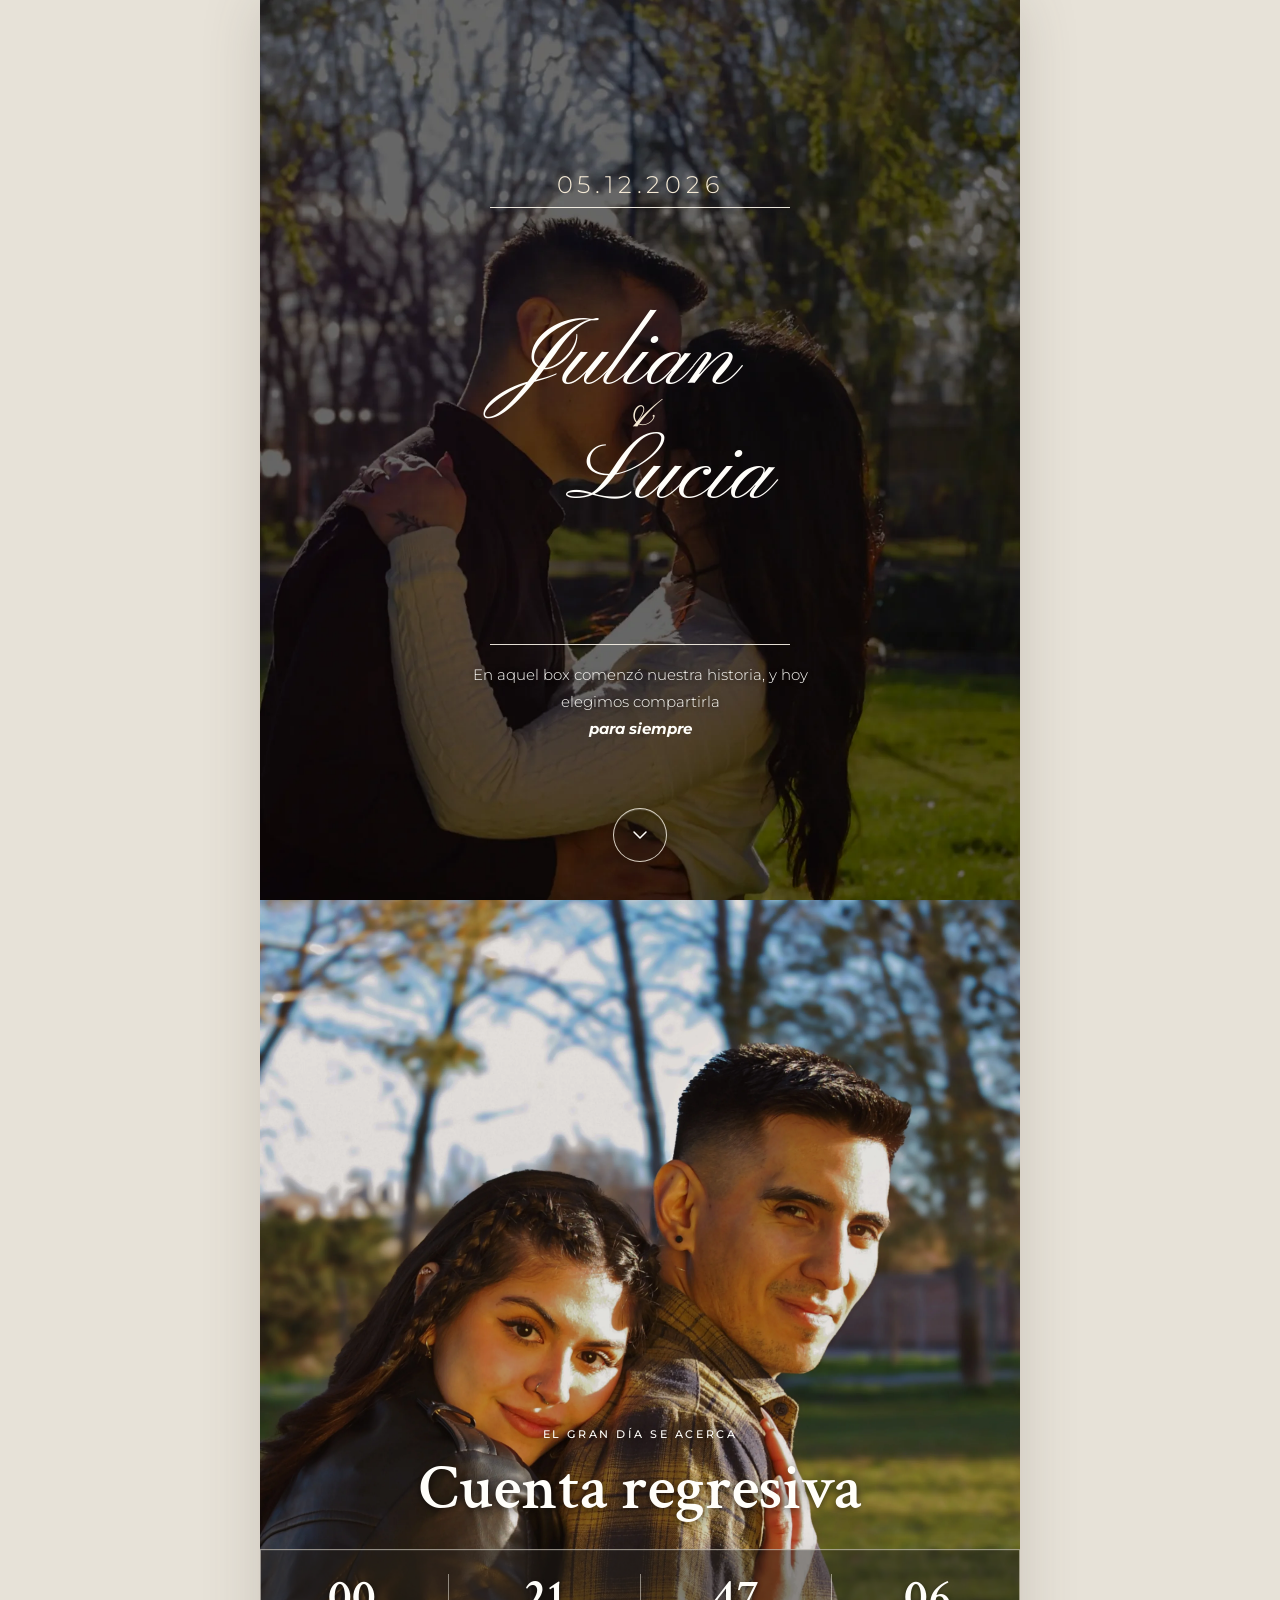
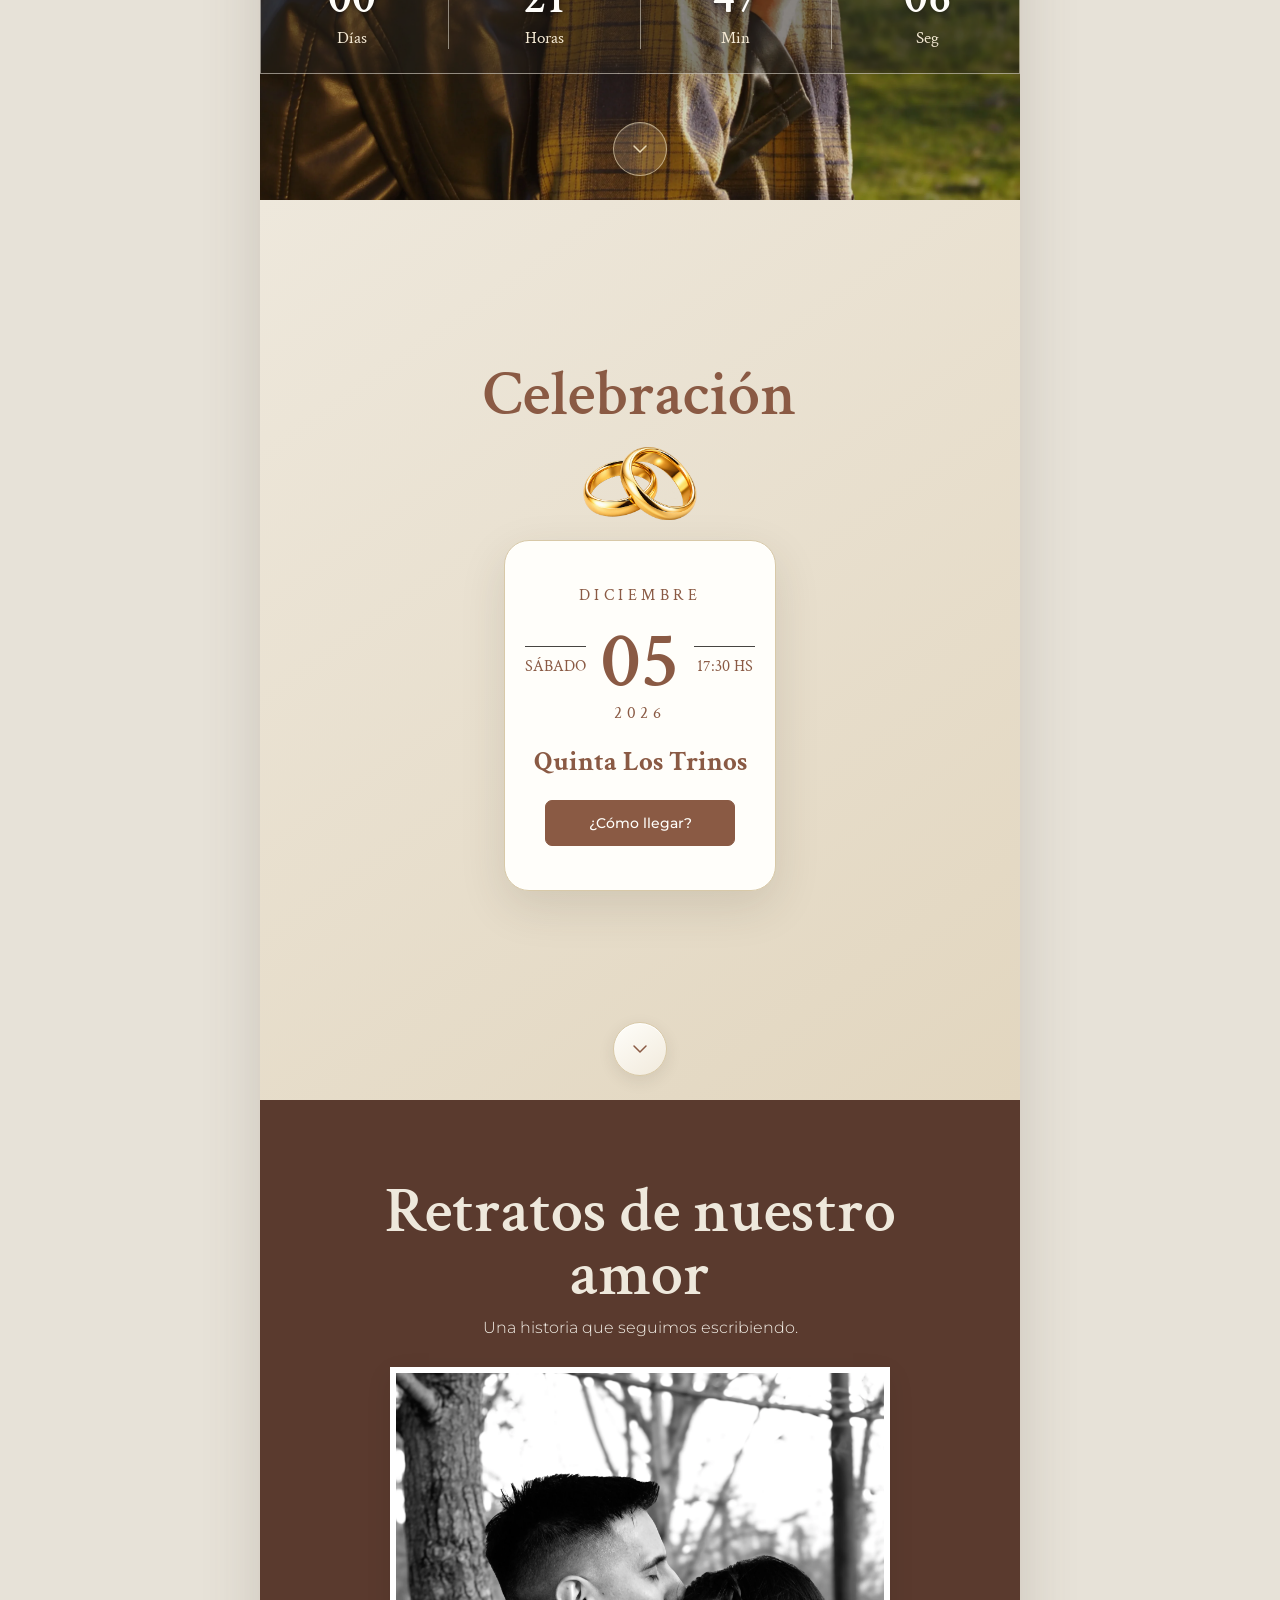
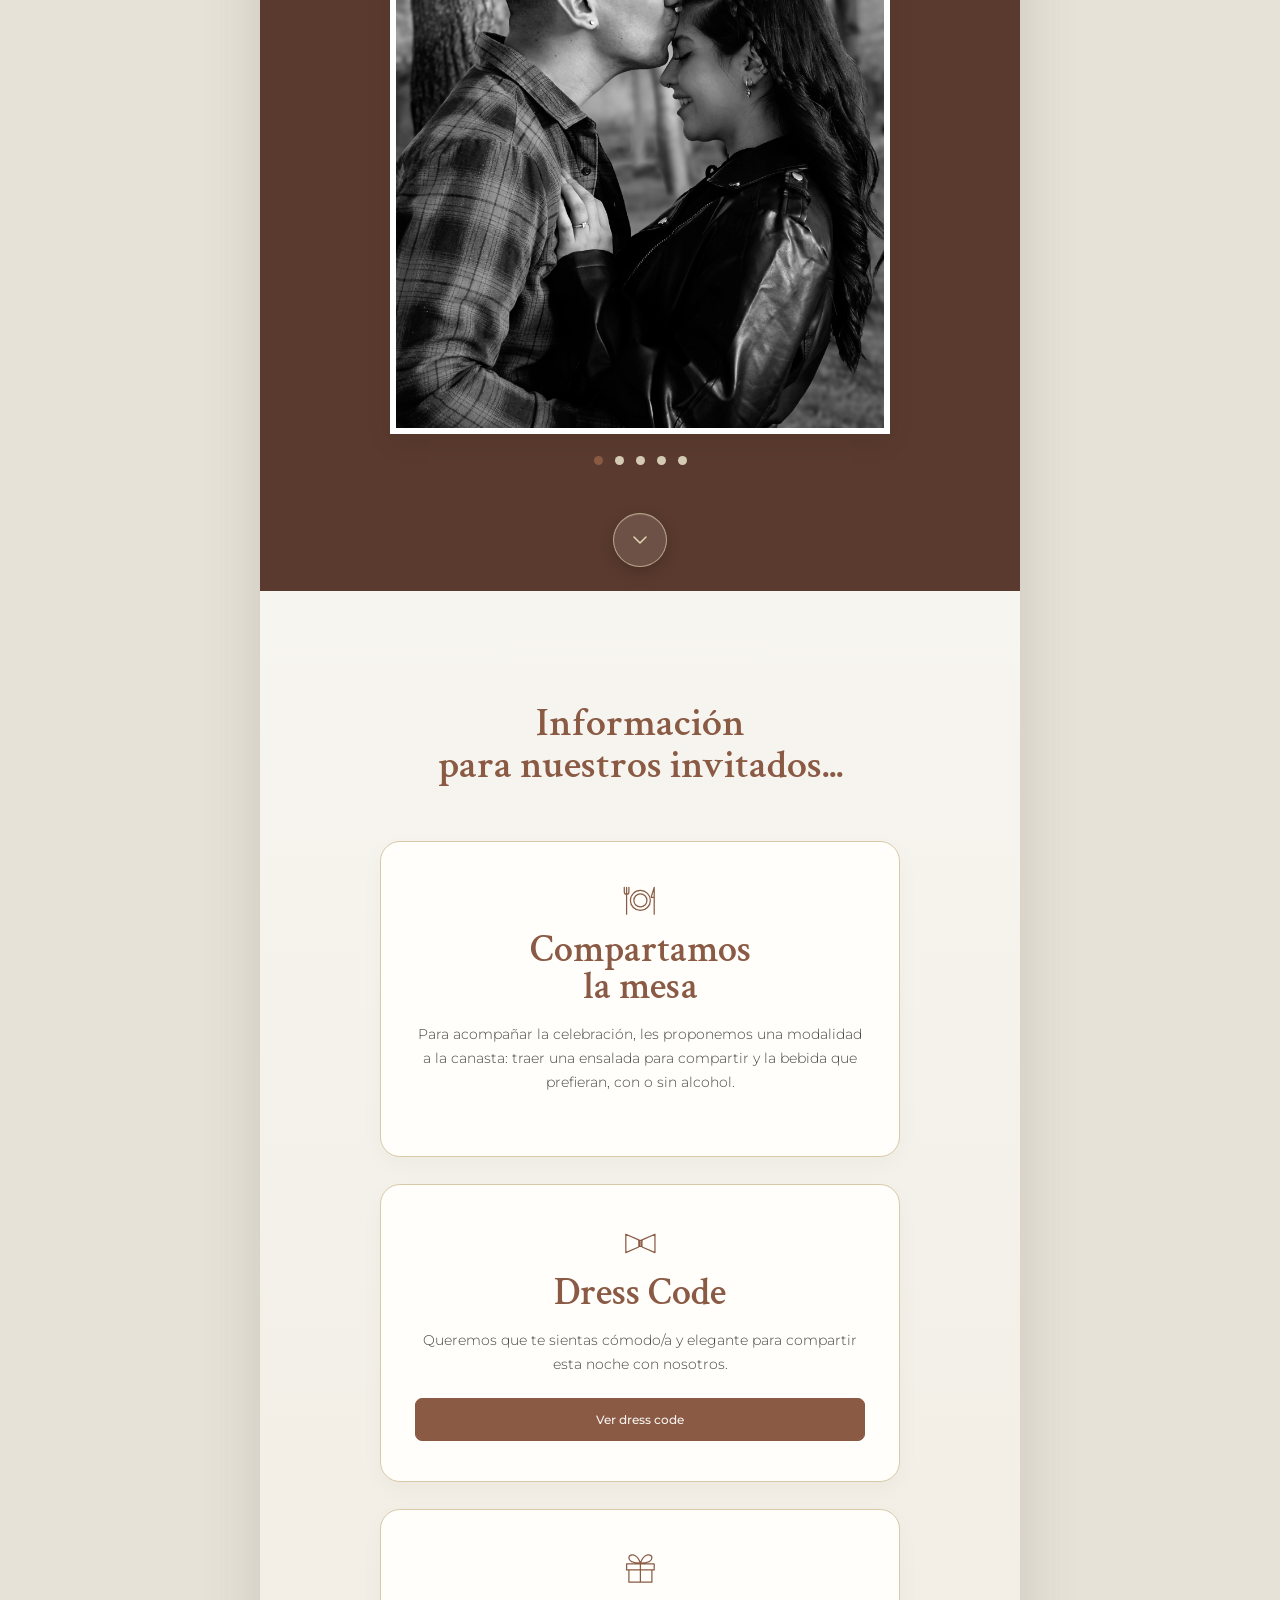
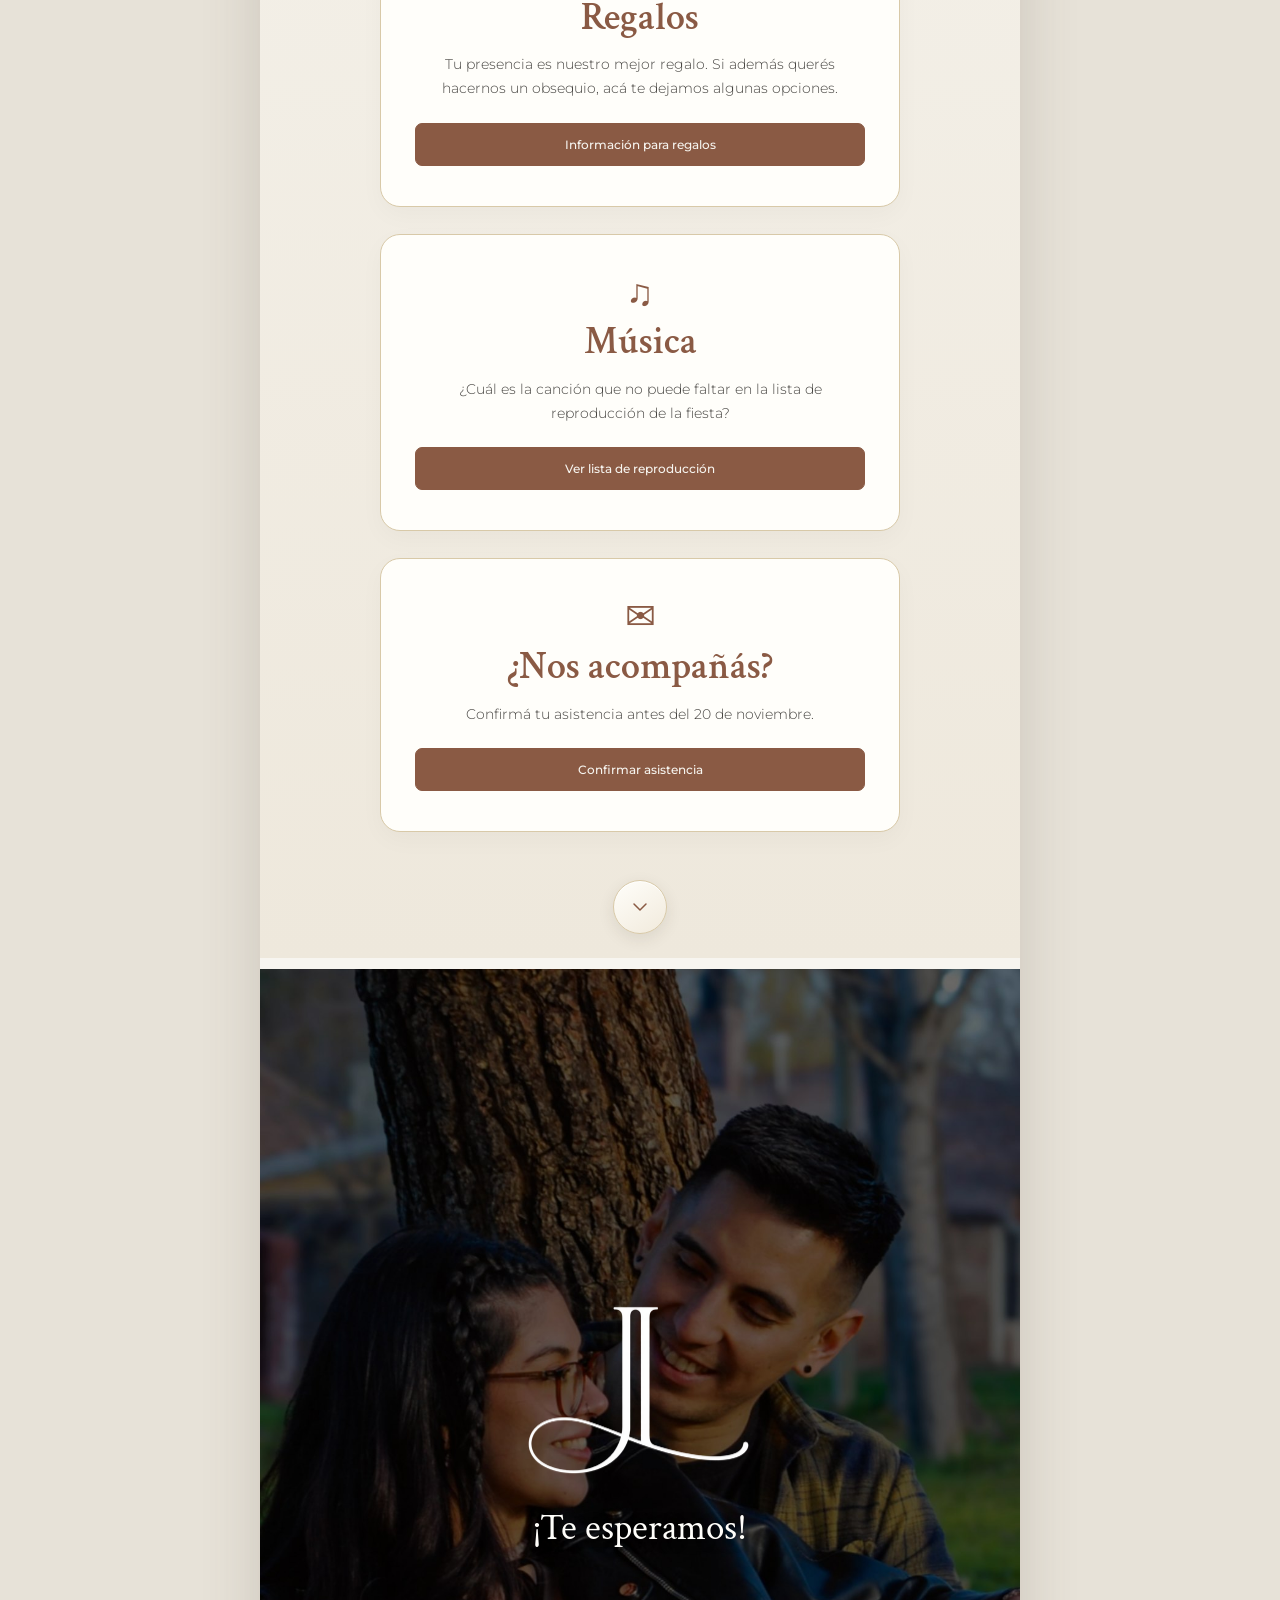
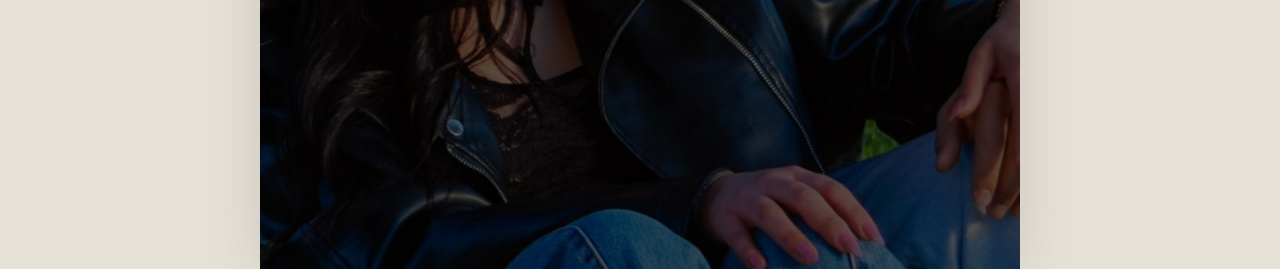
<file: index.html>
<!DOCTYPE html>
<html lang="es">
<head>
  <meta charset="UTF-8">
  <meta name="viewport" content="width=device-width, initial-scale=1.0">
  <meta name="theme-color" content="#f7f5f0">
  <title>Invitación Juli &amp; Lu</title>
  <link rel="icon" type="image/png" href="img/monograma.png">
  <link rel="preconnect" href="https://fonts.googleapis.com">
  <link rel="preconnect" href="https://fonts.gstatic.com" crossorigin>
  <link href="https://fonts.googleapis.com/css2?family=Crimson+Text:wght@400;600;700&family=Montserrat:ital,wght@0,300;0,400;0,500;0,600;1,300;1,400;1,500;1,600&display=swap" rel="stylesheet">
  <link rel="stylesheet" href="style.css">
</head>
<body>
  <main class="invitation">
    <header class="hero" id="inicio">
      <div class="floral floral-top" aria-hidden="true"></div>
      <p class="date-line">05.12.2026</p>
      <div class="names">
        <span class="name-first">Julian</span>
        <span class="name-ampersand">&amp;</span>
        <span class="name-second">Lucia</span>
      </div>
      <p class="intro">En aquel box comenzó nuestra historia, y hoy elegimos compartirla <br><em><strong>para siempre</strong></em></p>
      <a class="hero-down" href="#cuenta-regresiva" aria-label="Continuar a la cuenta regresiva"><svg viewBox="0 0 24 24" aria-hidden="true" focusable="false"><path d="M6 9l6 6 6-6" /></svg></a>
      <div class="floral floral-bottom" aria-hidden="true"></div>
    </header>

    <section class="section has-next countdown-section" id="cuenta-regresiva">
      <div class="section-icon" aria-hidden="true"></div>
      <p class="eyebrow">EL GRAN DÍA SE ACERCA</p>
      <h2>Cuenta regresiva</h2>
      <div class="countdown" aria-label="Cuenta regresiva hasta el casamiento">
        <div><strong id="days">00</strong><span>Días</span></div>
        <i></i>
        <div><strong id="hours">00</strong><span>Horas</span></div>
        <i></i>
        <div><strong id="minutes">00</strong><span>Min</span></div>
        <i></i>
        <div><strong id="seconds">00</strong><span>Seg</span></div>
      </div>
      <a class="hero-down section-next" href="#celebracion" aria-label="Continuar a la celebración"><svg viewBox="0 0 24 24" aria-hidden="true" focusable="false"><path d="M6 9l6 6 6-6" /></svg></a>
    </section>


    <section class="section has-next celebration" id="celebracion">
      <h2>Celebración</h2>
      <img class="celebration-rings" src="img/anillos.png" alt="Dos anillos de casamiento entrelazados" width="876" height="684">
      <div class="event-card">
        <p class="month">DICIEMBRE</p>
        <div class="event-date"><span>SÁBADO</span><strong>05</strong><span>17:30 HS</span></div>
        <p class="year">2026</p>
        <h3>Quinta Los Trinos</h3>
        <button class="button button-solid" type="button" data-modal="mapsModal" aria-label="Ver la ubicación de Quinta Los Trinos en el mapa">¿Cómo llegar?</button>
      </div>
      <a class="hero-down section-next" href="#momentos" aria-label="Continuar a los retratos"><svg viewBox="0 0 24 24" aria-hidden="true" focusable="false"><path d="M6 9l6 6 6-6" /></svg></a>
    </section>

    <section class="section has-next gallery-section" id="momentos">
      <h2>Retratos de nuestro<br>amor</h2>
      <p class="subtitle">Una historia que seguimos escribiendo.</p>
      <div class="gallery">
        <div class="gallery-frame">
          <img id="galleryImage" src="img/f1.webp" alt="Foto de la pareja">
          <div class="photo-placeholder" id="photoPlaceholder">
            <span>♡</span><p>Reemplazá esta imagen por una foto de ustedes</p>
          </div>
        </div>
      </div>
      <div class="dots"><span class="active"></span><span></span><span></span><span></span><span></span></div>
      <a class="hero-down section-next" href="#detalles" aria-label="Continuar a los detalles"><svg viewBox="0 0 24 24" aria-hidden="true" focusable="false"><path d="M6 9l6 6 6-6" /></svg></a>
    </section>

    <section class="section has-next details-section" id="detalles">
      <h2 id="detalles" class="details-title">Información<br>para nuestros invitados...</h2>
      <div class="detail-card">
        <div class="section-icon" aria-hidden="true">
          <svg class="table-icon" viewBox="0 0 48 48" focusable="false">
            <circle cx="24" cy="24" r="13" />
            <circle cx="24" cy="24" r="8.5" />
            <path d="M6 7v10m-3-10v6a3 3 0 0 0 6 0V7M6 17v25M42 7l-4 13h4v22M42 7v13" />
          </svg>
        </div>
        <h2>Compartamos<br>la mesa</h2>
        <p>Para acompañar la celebración, les proponemos una modalidad a la canasta: traer una ensalada para compartir y la bebida que prefieran, con o sin alcohol.</p>
      </div>
      <div class="detail-card">
        <div class="section-icon" aria-hidden="true">
          <svg class="bow-icon" viewBox="0 0 48 48" focusable="false">
            <path d="m21 19-16-7v24l16-7c1.2-.5 2-1.5 2-3v-4c0-1.5-.8-2.5-2-3Zm6 0 16-7v24l-16-7c-1.2-.5-2-1.5-2-3v-4c0-1.5.8-2.5 2-3Z" />
            <path d="M22 20h4v8h-4z" />
          </svg>
        </div>
        <h2>Dress Code</h2>
        <p>Queremos que te sientas cómodo/a y elegante para compartir esta noche con nosotros.</p>
        <button class="button button-solid" data-modal="dressModal">Ver dress code</button>
      </div>
      <div class="detail-card">
        <div class="section-icon" aria-hidden="true">
          <svg class="gift-icon" viewBox="0 0 48 48" focusable="false">
            <path d="M24 17c-7 0-15-1-15-7 0-5 10-7 15 7Zm0 0c7 0 15-1 15-7 0-5-10-7-15 7ZM6 18h36v8H6zM9 26v16h30V26M24 18v24" />
          </svg>
        </div>
        <h2>Regalos</h2>
        <p>Tu presencia es nuestro mejor regalo. Si además querés hacernos un obsequio, acá te dejamos algunas opciones.</p>
        <button class="button button-solid" data-modal="giftModal">Información para regalos</button>
      </div>
      <div class="detail-card">
        <div class="section-icon" aria-hidden="true">♫</div>
        <h2>Música</h2>
        <p>¿Cuál es la canción que no puede faltar en la lista de reproducción de la fiesta?</p>
        <button class="button button-solid" data-modal="musicModal">Ver lista de reproducción</button>
      </div>
      <div class="detail-card rsvp-card">
        <div class="section-icon">✉</div>
        <h2>¿Nos acompañás?</h2>
        <p>Confirmá tu asistencia antes del 20 de noviembre.</p>
        <button class="button button-solid" data-modal="rsvpModal">Confirmar asistencia</button>
      </div>
      <a class="hero-down section-next" href="#te-esperamos" aria-label="Continuar a Te esperamos"><svg viewBox="0 0 24 24" aria-hidden="true" focusable="false"><path d="M6 9l6 6 6-6" /></svg></a>
    </section>

    <footer class="footer" id="te-esperamos">
      <img class="footer-monogram" src="img/monograma.png" alt="Monograma de Julián y Lucía" width="1650" height="2265">
      <p>¡Te esperamos!</p>
    </footer>
  </main>

  <!-- Ventanas internas: no abren pestañas externas -->
  <div class="modal" id="dressModal" aria-hidden="true" role="dialog" aria-modal="true" aria-labelledby="dressTitle">
    <div class="modal-panel dress-modal-panel">
      <button class="close" aria-label="Cerrar">×</button>
      <div class="section-icon" aria-hidden="true">
        <svg class="bow-icon" viewBox="0 0 48 48" focusable="false">
          <path d="m21 19-16-7v24l16-7c1.2-.5 2-1.5 2-3v-4c0-1.5-.8-2.5-2-3Zm6 0 16-7v24l-16-7c-1.2-.5-2-1.5-2-3v-4c0-1.5.8-2.5 2-3Z" />
          <path d="M22 20h4v8h-4z" />
        </svg>
      </div>
      <h2 id="dressTitle">Dress Code</h2>
      <p>Nos encantaría que nos acompañen con un look formal y veraniego, elegante, fresco y acorde a la ocasión. Te dejamos algunas referencias:</p>
      <img class="dress-reference" src="img/dresscode.jpg" alt="Referencias de vestimenta formal y veraniega y paleta de colores sugerida" />
      <button class="button button-outline close-action">Cerrar</button>
    </div>
  </div>
  <div class="modal map-modal" id="mapsModal" aria-hidden="true" role="dialog" aria-modal="true" aria-labelledby="mapsTitle">
    <div class="modal-panel map-modal-panel"><button class="close" aria-label="Cerrar mapa">×</button><div class="section-icon" aria-hidden="true">⌖</div><h2 id="mapsTitle">Cómo llegar</h2><p>Quinta Los Trinos · Plottier, Neuquén</p><iframe class="venue-map" title="Mapa de Quinta Los Trinos" src="https://www.google.com/maps?q=-38.9502409%2C-68.2515276&amp;z=16&amp;output=embed" loading="lazy" referrerpolicy="no-referrer-when-downgrade" allowfullscreen></iframe><button class="button button-outline close-action" type="button">Volver</button></div>
  </div>
  <div class="modal" id="giftModal" aria-hidden="true" role="dialog" aria-modal="true" aria-labelledby="giftTitle">
    <div class="modal-panel"><button class="close" aria-label="Cerrar">×</button><div class="section-icon" aria-hidden="true"><svg class="gift-icon" viewBox="0 0 48 48" focusable="false"><path d="M24 17c-7 0-15-1-15-7 0-5 10-7 15 7Zm0 0c7 0 15-1 15-7 0-5-10-7-15 7ZM6 18h36v8H6zM9 26v16h30V26M24 18v24" /></svg></div><h2 id="giftTitle">Regalos</h2>
    <p>
      Tu presencia nuestro mejor regalo. Si además querés acompañarnos con un presente, te compartimos algunas opciones:
    </p>
    <div class="gift-data">
      <strong>Alias para transferencia</strong><br>
      <p>
          Para quienes quieran hacernos un obsequio monetario, les compartimos nuestro <strong>alias</strong>:
        </p>
        <code>casamiento.lu.juli</code><br>
        <button class="button button-outline copy-alias-button" type="button" data-copy="casamiento.lu.juli">Copiar</button><br><br>
        <strong>Lista de regalos</strong><br>
        <p>
          Para quienes deseen elegir un regalo de nuestra lista, les pedimos que respeten el modelo indicado en el título y que nos avisen por privado una vez realizada la elección. Así podremos tenerlo en cuenta y retirarlo de la lista.
        </p>
        <a class="button button-outline drive-link" href="https://docs.google.com/spreadsheets/d/1Y8HkCKVWiGscrsXScdJI35FfE0wdsM2T84edgY0ktEU/edit?usp=sharing" target="_blank" rel="noopener noreferrer">Ir a Drive<span aria-hidden="true">↗</span></a>
        <p>
          ¡Muchas gracias por acompañarnos y ser parte de esta nueva etapa de nuestras vidas!
        </p>
      </div>
        <button class="button button-outline close-action">Cerrar</button></div>
  </div>
  <div class="modal" id="musicModal" aria-hidden="true" role="dialog" aria-modal="true" aria-labelledby="musicTitle">
    <div class="modal-panel">
      <button class="close" aria-label="Cerrar">×</button>
      <div class="section-icon" aria-hidden="true">♫</div>
      <h2 id="musicTitle">Música</h2>
      <p>Te compartimos la lista de reproducción en diferentes aplicaciones, para que elijas la que más te guste, y agregues los temas infaltables:</p>
      <div class="music-platform-links">
        <a class="music-platform" target="_blank" href="https://music.youtube.com/playlist?list=PLYD6DOtJvT6U&amp;jct=MU1IpyGzRFItJ1sMha-N-Q" target="_blank" rel="noopener noreferrer" aria-label="Abrir lista en YouTube Music, en una pestaña nueva">YouTube Music <span aria-hidden="true">↗</span></a>
        <a class="music-platform" target="_blank" href="https://open.spotify.com/playlist/5Z4LLzZbpULn4d5r0wpbmh?pi=LUctMbvJT4aV-&amp;nd=1&amp;dlsi=8ed5db7a7d0a4e63" target="_blank" rel="noopener noreferrer" aria-label="Abrir lista en Spotify, en una pestaña nueva">Spotify <span aria-hidden="true">↗</span></a>
      </div>
      <button class="button button-outline close-action">Cerrar</button>
    </div>
  </div>
  <div class="modal" id="rsvpModal" aria-hidden="true" role="dialog" aria-modal="true" aria-labelledby="rsvpTitle">
    <div class="modal-panel"><button class="close" aria-label="Cerrar">×</button><div class="section-icon">✉</div><h2 id="rsvpTitle">Confirmar asistencia</h2><p>¡Nos alegra que quieras acompañarnos!</p><form id="rsvpForm" class="local-form"><label>Nombre y apellido<input required name="name" placeholder="Tu nombre"></label><label class="honeypot-field" aria-hidden="true">Sitio web<input name="website" tabindex="-1" autocomplete="off"></label><fieldset class="attendance-group"><legend>¿Vas a asistir?</legend><div class="attendance-options" id="attendanceOptions"><label class="attendance-choice attendance-choice--yes"><input required type="radio" name="attendance" value="Sí, ahí estaré"><span>Sí, ahí estaré</span></label><label class="attendance-choice attendance-choice--no" id="noAttendanceChoice"><input required type="radio" name="attendance" value="No podré asistir"><span>No podré asistir</span></label></div><p class="attendance-hint" id="attendanceHint" aria-live="polite"></p></fieldset><button class="button button-solid" type="submit"><span class="submit-spinner" aria-hidden="true"></span><span class="submit-label">Enviar confirmación</span></button></form><iframe id="rsvpResponseFrame" class="rsvp-response-frame" name="rsvpResponseFrame" title="Envío de confirmación" aria-hidden="true" tabindex="-1"></iframe></div>
  </div>
  <div class="celebration-effects" id="celebrationEffects" aria-hidden="true"></div>
  <div class="toast" id="toast" role="status"></div>
  <script src="script.js"></script>
</body>
</html>
</file>
<file: style.css>
@import url('https://fonts.googleapis.com/css2?family=Pinyon+Script&display=swap');

/* Invitación romántica: marfil + dorado champán */
:root {
  --ivory: #f7f5f0;
  --paper: #fffefa;
  --gold: #8a5a44;
  --gold-dark :#8a5a44; /* #9e895e*/;
  --ink: #464441;
  --muted: #817c72;
  --line: #d8c9a8;
  --shadow: 0 16px 45px rgba(62, 52, 35, .13);
}
* { box-sizing: border-box; }
html { scroll-behavior: smooth; scroll-padding-top: 0; }
body { margin: 0; width: 100%; min-width: 0; background: #e7e2d8; color: var(--ink); font-family: 'Montserrat', sans-serif; font-weight: 300; overflow-x: clip; }
button, input, select { font: inherit; }
button, a { -webkit-tap-highlight-color: transparent; }
.invitation { width: 100%; max-width: 760px; margin: 0 auto; background: var(--ivory); overflow: clip; position: relative; box-shadow: 0 0 55px #514b4030; }
.floral {
  width: 100%;
  height: clamp(90px, 16vw, 140px);

  background-image: url("img/arreglofloral.png");
  background-repeat: repeat-x;
  /* El PNG tiene bastante margen vacío arriba y abajo; ampliarlo y alinearlo
     al borde acerca las flores al extremo de cada sección. */
  background-position: center bottom;
  background-size: auto 200%;

  pointer-events: none;
  z-index: 1;
}

.floral-top {
  position: absolute;
  top: 0;
  left: 0;
  right: 0;
}

.floral-bottom {
  position: absolute;
  bottom: 0;
  left: 0;
  right: 0;
  transform: rotate(180deg);
}

.hero, .footer { position: relative; }
.hero { min-height: 100vh; min-height: 100svh; min-height: 100dvh; width: 100%; padding: clamp(104px, 13vh, 130px) 22px clamp(80px, 10vh, 100px); text-align: center; display: flex; flex-direction: column; align-items: center; justify-content: space-around; background: url("img/fondoindex.webp") center 46% / cover no-repeat; }
.hero .floral { display: none; }
.hero .names { color: #fffefa; }
.hero .names .name-ampersand { color: #f5ead5; }
.hero .intro { color: #fffefa; text-shadow: 0 1px 5px rgba(0, 0, 0, .5); }
.hero .intro em { color: inherit; font-family: inherit; font-size: inherit; font-style: italic; font-weight: 300; text-shadow: none; }
.hero .hero-down { color: #fffefa; border-color: rgba(255, 250, 238, .8); background: rgba(35, 31, 26, .24); box-shadow: 0 5px 16px rgba(0, 0, 0, .26), inset 0 1px rgba(255, 255, 255, .18); }
.hero .hero-down:hover { color: #f5ead5; background: rgba(35, 31, 26, .38); }
.eyebrow { font-size: .68rem; letter-spacing: .24em; font-weight: 500; color: var(--gold-dark); margin: 0 0 17px; }
h1, h2, h3, .countdown strong, .event-date strong { font-family: 'Crimson Text', Georgia, serif; }
.names { font-family: 'Pinyon Script', cursive; }
h1 { color: var(--gold); font-size: clamp(2.5rem, 12vw, 4rem); line-height: .82; font-weight: 600; margin: 0 0 24px; }
h1 em { font-weight: 400; }
.intro { max-width: 340px; line-height: 1.8; font-size: .94rem; }
.hero .intro::before { content: ""; display: block; width: var(--hero-divider-width); height: 1px; margin: 0 auto 16px; background: var(--line); }
.names { position: relative; width: min(100%, 300px); height: clamp(160px, 30vw, 210px); flex: 0 0 auto; color: var(--gold-dark); margin: 0; }
.names span { position: absolute; font-family: 'Pinyon Script', cursive; line-height: 1; white-space: nowrap; }
.names .name-first, .names .name-second { font-size: clamp(5rem, 9vw, 6rem); }
.names .name-first { top: 0; left: 6%; }
.names .name-ampersand { top: 48%; left: 50%; transform: translate(-50%, -50%); font-size: clamp(2.6rem, 6vw, 3.6rem); font-style: italic; color: var(--gold); }
.names .name-second { right: 6%; bottom: 0; }
.countdown { display: flex; align-items: stretch; justify-content: center; gap: clamp(9px, 3vw, 24px); margin: 4px 0 28px; }
.countdown div { min-width: 52px; display: flex; flex-direction: column; gap: 5px; }
.countdown strong { font-size: clamp(1.8rem, 7vw, 3rem); line-height: 1; font-weight: 600; }
.countdown span { font-family: 'Crimson Text', Georgia, serif; color: var(--gold-dark); font-size: 1.05rem; }
.countdown i { width: 1px; background: var(--line); }
.date-line { letter-spacing: .17em; font-size: .7rem; margin: 0 0 26px; }
.hero { --hero-divider-width: clamp(190px, 60vw, 300px); }
.hero .date-line { width: var(--hero-divider-width); margin: 0; padding: 0 10px 8px; border-bottom: 1px solid var(--gold); color: var(--gold-dark); font-size: clamp(1.25rem, 3vw, 1.5rem); letter-spacing: .2em; text-align: center; }
.hero .date-line { color: #f5ead5; border-color: rgba(255, 250, 238, .9); }
.hero .intro::before { background: rgba(255, 250, 238, .88); }
.button { cursor: pointer; border-radius: 7px; border: 1px solid var(--gold); padding: 14px 24px; display: inline-flex; justify-content: center; align-items: center; gap: 12px; text-decoration: none; text-align: center; transition: .2s ease; font-size: .85rem; font-weight: 500; }
.button:hover { transform: translateY(-2px); box-shadow: 0 8px 20px #9e895e2b; }
.button-solid { background: var(--gold);
   color: var(--ivory); }
.button-outline { background: transparent; color: var(--gold-dark); }
.hero-down { width: 54px; height: 54px; display: grid; place-items: center; border: 1px solid var(--line); border-radius: 50%; background: linear-gradient(145deg, #fffefa, #f1eadc); box-shadow: 0 5px 16px rgba(62, 52, 35, .1), inset 0 1px rgba(255, 255, 255, .9); color: var(--gold-dark); text-decoration: none; transition: transform .2s ease, box-shadow .2s ease, color .2s ease; }
.hero-down svg { width: 24px; height: 24px; fill: none; stroke: currentColor; stroke-width: 1.5; stroke-linecap: round; stroke-linejoin: round; }
.hero-down:hover { transform: translateY(3px); box-shadow: 0 8px 20px rgba(62, 52, 35, .14), inset 0 1px rgba(255, 255, 255, .9); color: var(--gold); }
.hero-down:focus-visible { outline: 2px solid var(--gold-dark); outline-offset: 2px; border-radius: 50%; }
.hero > .hero-down { position: absolute; z-index: 2; left: 50%; bottom: 38px; translate: -50% 0; }
.section { position: relative; min-height: 100vh; min-height: 100svh; min-height: 100dvh; width: 100%; padding: clamp(58px, 9vh, 90px) clamp(18px, 4vw, 30px); text-align: center; display: flex; flex-direction: column; justify-content: center; align-items: center; }
.section.has-next { padding-bottom: clamp(112px, 14vh, 132px); }
.countdown-section { justify-content: flex-end; background: url("img/cuentaRegresiva.webp") center 52% / cover no-repeat; }
.countdown-section .section-icon, .countdown-section .eyebrow, .countdown-section h2 { color: #fffefa; text-shadow: 0 2px 8px rgba(0, 0, 0, .68); }
.countdown-section .countdown { width: calc(100% + clamp(36px, 8vw, 60px)); max-width: none; margin: 4px 0 0; padding: 24px 20px; border: 1px solid rgba(255, 250, 238, .5); border-radius: 0; background: rgba(35, 31, 26, .48); box-shadow: 0 12px 32px rgba(0, 0, 0, .16), inset 0 1px rgba(255, 255, 255, .08); }
.countdown-section .countdown div { flex: 1; min-width: 0; }
.countdown-section .countdown strong { color: #fffefa; text-shadow: 0 1px 5px rgba(0, 0, 0, .42); }
.countdown-section .countdown span { color: #f5ead5; }
.countdown-section .countdown i { background: rgba(255, 250, 238, .48); }
.countdown-section .hero-down { border-color: rgba(216, 201, 168, .72); background: rgba(247, 245, 240, .12); box-shadow: 0 5px 16px rgba(0, 0, 0, .18), inset 0 1px rgba(255, 255, 255, .12); color: #e5d6b4; }
.countdown-section .hero-down:hover { color: #fffefa; }
.celebration { gap: clamp(12px, 2vh, 18px); background: linear-gradient(145deg, #eee8dc 0%, #e2d6bf 100%); }
.celebration h2, .celebration .month, .celebration .year, .celebration .event-date span, .celebration .event-date strong, .celebration .event-card h3 { color: #8a5a44; }
.celebration h2 { margin: 0; }
.celebration-rings { display: block; width: clamp(92px, 16vw, 120px); height: auto; object-fit: contain; margin: 0 auto; }
.section-icon { color: var(--gold); font-size: 2.5rem; line-height: 1; margin-bottom: 13px; font-family: Georgia, serif; }
.table-icon, .bow-icon, .gift-icon { display: block; width: 1em; height: 1em; fill: none; stroke: currentColor; stroke-width: 1.6; stroke-linecap: round; stroke-linejoin: round; }
.bow-icon { margin-inline: auto; }
.gift-icon { margin-inline: auto; }
h2 { color: var(--gold); font-size: clamp(2.5rem, 9vw, 4rem); line-height: .98; font-weight: 600; margin: 0 0 24px; }
.event-card { max-width: 500px; margin: 0 auto; background: var(--paper); border: 1px solid var(--line); border-radius: 25px; padding: 36px 20px; box-shadow: var(--shadow); }
.celebration .event-card { padding: 44px 20px; }
.celebration .month, .celebration .year { margin: 0; }
.celebration .year { font-size: 1.08rem; }
.celebration .event-date { margin-top: 16px; }
.celebration .event-date span { font-size: 1rem; }
.celebration .event-card h3 { margin: 20px 0 6px; }
.celebration .event-card .button { margin-top: 14px; border-color: #8a5a44; background: #8a5a44; color: #fffefa; }
.month, .year { color: var(--gold-dark); letter-spacing: .28em; font-family: 'Crimson Text', Georgia, serif; }
.event-date { display: grid; grid-template-columns: 1fr auto 1fr; gap: 15px; align-items: center; margin: 18px 0 0; }
.event-date span { border-top: 1px solid var(--ink); padding-top: 9px; font-family: 'Crimson Text', Georgia, serif; color: var(--gold-dark); font-size: .92rem; }
.event-date strong { color: var(--gold); font-size: 5rem; font-weight: 600; line-height: 1; }
.event-card h3 { font-size: 1.7rem; margin: 26px 0 5px; }
.muted { color: var(--muted); line-height: 1.7; font-size: .88rem; }
.event-card .button { margin-top: 14px; min-width: 190px; }
.scroll-cue { min-height: 54px; padding: 6px 7px 6px 20px; display: inline-flex; flex-direction: row; align-items: center; justify-content: center; gap: 15px; border: 1px solid #d8c9a8; border-radius: 999px; background: linear-gradient(135deg, #fffefa, #f1eadc); box-shadow: 0 7px 22px rgba(62, 52, 35, .09), inset 0 1px rgba(255, 255, 255, .9); color: var(--gold-dark); font-size: .7rem; font-weight: 500; letter-spacing: .13em; text-decoration: none; text-transform: uppercase; transition: transform .2s ease, box-shadow .2s ease; }
.scroll-cue:hover { transform: translateY(-2px); box-shadow: 0 10px 26px rgba(62, 52, 35, .14), inset 0 1px rgba(255, 255, 255, .9); }
.scroll-cue:active { transform: scale(.98); }
.scroll-cue:focus-visible { outline: 2px solid var(--gold-dark); outline-offset: 3px; }
.scroll-cue-icon { width: 38px; height: 38px; display: grid; place-items: center; border-radius: 50%; background: linear-gradient(145deg, #c7b38a, #ad976c); color: white; box-shadow: 0 3px 8px #9e895e38; }
.scroll-cue-icon svg { width: 17px; height: 17px; fill: none; stroke: currentColor; stroke-width: 1.7; stroke-linecap: round; stroke-linejoin: round; }
.section-next { position: absolute; left: 50%; bottom: 24px; translate: -50% 0; margin-top: 0; }
.gallery-section { position: relative; isolation: isolate; padding-bottom: 65px; background: #5a3a2e; color: #fffdf8; }
.gallery-section h2 { color: #eee8dc; }
.gallery-section .eyebrow { color: #d8c9a8; }
.gallery-section .subtitle { color: #f4f0e8; }
.gallery-section .hero-down { border-color: rgba(216, 201, 168, .72); background: rgba(247, 245, 240, .12); box-shadow: 0 5px 16px rgba(0, 0, 0, .18), inset 0 1px rgba(255, 255, 255, .12); color: #e5d6b4; }
.gallery-section .hero-down:hover { color: #fffefa; }
.subtitle { margin: -12px 0 30px; font-size: 1rem; }
.gallery { position: relative; display: flex; width: min(100%, 500px); align-items: center; justify-content: center; gap: 0; }
.gallery-frame { width: 100%; max-width: 500px; aspect-ratio: 3 / 4; background: #e6dfd0; border: 6px solid white; box-shadow: 0 8px 25px #00000014; position: relative; overflow: hidden; touch-action: pan-y; }
.gallery-frame img { width: 100%; height: 100%; object-fit: cover; display: none; opacity: 0; transition: opacity 280ms ease; user-select: none; -webkit-user-drag: none; }
.gallery-frame img.is-visible { opacity: 1; }
.photo-placeholder { width: 100%; height: 100%; display: flex; flex-direction: column; justify-content: center; align-items: center; padding: 25px; color: #9e8e6b; background: linear-gradient(145deg, #eee9dd, #d8d0bf); }
.photo-placeholder span { font-size: 4rem; }
.photo-placeholder p { line-height: 1.6; font-size: .8rem; }
.dots { display: flex; justify-content: center; gap: 12px; margin-top: 22px; }
.dots span { width: 9px; height: 9px; border-radius: 50%; background: #d6cbb5; }
.dots .active { background: var(--gold); }
.details-section { background: linear-gradient(180deg, #f7f5f0 0%, #eee8dc 100%); display: flex; flex-direction: column; align-items: center; gap: clamp(18px, 3vh, 28px); padding: clamp(45px, 8vh, 75px) clamp(16px, 4vw, 28px); }
.details-title { margin: 0; color: #8a5a44; font-size: clamp(1.8rem, 7vw, 2.5rem); line-height: 1.05; }
.detail-card { width: 100%; max-width: 520px; min-height: 260px; background: var(--paper); border: 1px solid var(--line); border-radius: 20px; padding: clamp(27px, 5vh, 40px) clamp(20px, 5vw, 34px); display: flex; flex-direction: column; align-items: center; box-shadow: 0 8px 25px #00000008; }
.detail-card .section-icon { font-size: 2.3rem; }
.detail-card h2 { font-size: 2.35rem; margin-bottom: 16px; }
.detail-card p { line-height: 1.75; font-size: .86rem; margin: 0 0 22px; flex: 1; }
.detail-card .button { width: 100%; padding: 13px 10px; font-size: .75rem; }
.footer { isolation: isolate; min-height: 100vh; min-height: 100svh; min-height: 100dvh; padding: 40px 20px; background: url("img/teEsperamos.jpg") center 46% / cover no-repeat; color: #fffefa; display: flex; flex-direction: column; justify-content: center; align-items: center; gap: 12px; text-align: center; }
.footer-monogram { display: block; width: clamp(190px, 36vw, 310px); max-width: 68vw; max-height: 52svh; height: auto; object-fit: contain; filter: brightness(0) invert(1); }
.footer p { margin: 0; color: #fffefa; font-family: 'Crimson Text', Georgia, serif; font-size: clamp(1.7rem, 5vw, 2.3rem); text-shadow: 0 2px 12px rgba(0, 0, 0, .75); }
.modal { position: fixed; inset: 0; z-index: 20; background: rgba(28, 26, 22, .56); display: flex; justify-content: center; align-items: center; padding: 18px; opacity: 0; visibility: hidden; transition: opacity .22s ease, visibility .22s ease; }
.modal.open { opacity: 1; visibility: visible; }
.modal-panel { position: relative; width: min(100%, 510px); max-height: 88vh; overflow-y: auto; padding: 48px 30px 32px; border: 1px solid var(--line); border-radius: 25px; background: var(--paper); text-align: center; box-shadow: var(--shadow); transform: translateY(12px); transition: transform .22s ease; }
.modal.open .modal-panel { transform: translateY(0); }
.modal-panel h2 { font-size: 2.8rem; margin-bottom: 20px; }
.dress-modal-panel { width: min(100%, 590px); }
.dress-reference { display: block; width: auto; max-width: 100%; max-height: 48svh; object-fit: contain; margin: 14px auto 20px; border: 1px solid var(--line); border-radius: 12px; }
.map-modal-panel { width: min(100%, 780px); padding: 38px 24px 24px; }
.map-modal-panel .section-icon { margin-bottom: 6px; }
.map-modal-panel h2 { margin: 0 0 4px; font-size: 2.5rem; }
.map-modal-panel > p { margin: 0 0 16px; }
.venue-map { display: block; width: 100%; height: min(52vh, 440px); border: 1px solid var(--line); border-radius: 14px; background: #eee8dc; }
.map-modal-panel .close-action { margin-top: 16px; }
.modal-panel p { line-height: 1.8; font-size: .92rem; }
.close { position: absolute; top: 10px; right: 17px; min-width: 44px; min-height: 44px; border: 0; background: transparent; color: var(--gold-dark); font-size: 2rem; cursor: pointer; line-height: 1; }
.close-action { margin-top: 10px; }
.gift-data { padding: 20px; background: #f5f1e8; border-radius: 12px; line-height: 1.6; overflow-wrap: anywhere; }
.copy-alias-button { margin: 10px 0 2px; padding: 10px 14px; font-size: .78rem; }
.drive-link { text-decoration: none; }
.music-platform-links { display: grid; gap: 12px; margin: 18px 0 8px; }
.music-platform { display: flex; align-items: center; justify-content: space-between; gap: 12px; padding: 14px 18px; border: 1px solid var(--line); border-radius: 12px; background: #f5f1e8; color: var(--gold-dark); font-weight: 500; text-decoration: none; transition: background .2s ease, transform .2s ease; }
.music-platform:hover { transform: translateY(-1px); background: #eee8dc; }
.local-form { display: grid; gap: 15px; text-align: left; margin-top: 22px; }
.local-form label { display: grid; gap: 7px; font-size: .8rem; color: var(--muted); }
.local-form input, .local-form select { width: 100%; padding: 13px; border: 1px solid var(--line); border-radius: 8px; color: var(--ink); background: white; outline-color: var(--gold); }
.honeypot-field { position: absolute !important; left: -10000px; width: 1px; height: 1px; overflow: hidden; }
.rsvp-response-frame { position: absolute; width: 1px; height: 1px; border: 0; visibility: hidden; }
.attendance-group { min-width: 0; margin: 0; padding: 0; border: 0; }
.attendance-group legend { margin-bottom: 8px; color: var(--muted); font-size: .8rem; }
.attendance-options { position: relative; width: 100%; min-height: 164px; transition: min-height .22s ease; }
.attendance-options.is-settled { min-height: 104px; }
.local-form .attendance-choice { position: absolute; display: flex; width: calc(50% - 6px); min-height: 48px; align-items: center; justify-content: center; gap: 8px; padding: 9px; border: 1px solid var(--line); border-radius: 10px; background: #fffefa; color: var(--ink); font-size: .76rem; text-align: center; cursor: pointer; }
.attendance-choice--yes { top: 0; left: 0; }
#rsvpModal.open .attendance-choice--yes { animation: attendance-pulse 1.15s ease-in-out infinite; }
.attendance-choice--no { z-index: 1; top: 0; left: calc(50% + 6px); transition: left .22s ease, top .22s ease; }
.local-form .attendance-choice input[type="radio"] { flex: 0 0 18px; width: 18px; height: 18px; margin: 0; padding: 0; accent-color: var(--gold-dark); }
.attendance-hint { min-height: 1.4em; margin: 2px 0 0 !important; color: var(--gold-dark); font-size: .72rem !important; line-height: 1.4 !important; text-align: center; }
@keyframes attendance-pulse { 0%, 100% { transform: scale(1); } 50% { transform: scale(.94); } }
@media (prefers-reduced-motion: reduce) { #rsvpModal.open .attendance-choice--yes { animation: none; } }
.celebration-effects { position: fixed; z-index: 30; inset: 0; overflow: hidden; pointer-events: none; }
.confetti-piece { position: absolute; top: -30px; left: var(--x); opacity: 0; animation: confetti-fall var(--fall-time) linear var(--fall-delay) forwards; will-change: transform, opacity; }
.paper-bit { width: 8px; height: 13px; border-radius: 1px; background: var(--paper-color); }
.streamer { width: 12px; height: 50px; border-left: 3px solid var(--streamer-color); border-right: 2px solid var(--streamer-color); border-radius: 45% 55% 50% 40%; }
@keyframes confetti-fall { 0% { opacity: 0; transform: translate3d(0, -30px, 0) rotate(0); } 12% { opacity: .95; } 100% { opacity: 0; transform: translate3d(var(--drift), 110vh, 0) rotate(var(--spin)); } }
.invitation.screen-shake, #rsvpModal .modal-panel.screen-shake { animation: invitation-shake .48s ease-in-out; }
@keyframes invitation-shake { 0%, 100% { transform: translateX(0); } 16% { transform: translateX(-7px); } 32% { transform: translateX(7px); } 48% { transform: translateX(-5px); } 64% { transform: translateX(5px); } 80% { transform: translateX(-2px); } }
.local-form .button { width: 100%; margin-top: 4px; }
.local-form .button:disabled { cursor: wait; opacity: .88; }
.local-form .button.is-loading:hover { transform: none; box-shadow: none; }
.submit-spinner { display: none; width: 16px; height: 16px; flex: 0 0 16px; border: 2px solid currentColor; border-right-color: transparent; border-radius: 50%; }
.is-loading .submit-spinner { display: inline-block; animation: submit-spinner-spin .75s linear infinite; }
@keyframes submit-spinner-spin { to { transform: rotate(360deg); } }
@media (prefers-reduced-motion: reduce) { .is-loading .submit-spinner { animation: none; } }
.form-note { font-size: .72rem !important; color: var(--muted); margin-top: 18px; }
.toast { position: fixed; z-index: 40; bottom: 22px; left: 50%; transform: translate(-50%, 20px); opacity: 0; pointer-events: none; background: #393630; color: white; padding: 13px 18px; border-radius: 12px; width: max-content; max-width: calc(100% - 32px); font-size: .83rem; transition: .2s; }
.toast.show { opacity: 1; transform: translate(-50%, 0); }
@media (max-width: 540px) {
  html, body { height: 100%; overflow: hidden; }
  .invitation { height: 100dvh; overflow-x: hidden; overflow-y: auto; overscroll-behavior: contain; scroll-behavior: smooth; scrollbar-width: none; }
  .invitation::-webkit-scrollbar { display: none; }
  .hero { min-height: 100svh; min-height: 100dvh; padding: 94px 18px 78px; }
  .hero > .hero-down { bottom: 50px; }
  .hero .intro { max-width: 310px; margin: 0; font-size: 1.05rem; line-height: 1.7; }
  .names { height: clamp(152px, 42vw, 180px); }
  .names .name-first, .names .name-second { font-size: clamp(3.7rem, 16vw, 4.3rem); }
  .countdown { width: 100%; max-width: 350px; gap: clamp(7px, 2.5vw, 14px); }
  .countdown div { min-width: 0; flex: 1; }
  .countdown strong { font-size: clamp(1.65rem, 7.5vw, 2.4rem); }
  .countdown span { font-size: .95rem; }
  .date-line { font-size: .61rem; letter-spacing: .12em; }
  .section { min-height: 100vh; min-height: 100svh; min-height: 100dvh; padding: 58px 18px; }
  .section.has-next { padding-bottom: 112px; }
  .event-card { width: 100%; padding: 30px 15px; border-radius: 20px; }
  .celebration { padding-top: 38px; padding-bottom: 38px; }
  .celebration-rings { width: clamp(82px, 23vw, 96px); }
  .celebration .event-card { padding: 52px 15px; }
  .celebration .year { font-size: 1.05rem; }
  .celebration .event-date { margin-top: 18px; }
  .celebration .event-date span { font-size: .84rem; }
  .celebration .event-card h3 { margin-top: 24px; }
  .event-date { gap: 8px; }
  .event-date span { font-size: .73rem; }
  .event-date strong { font-size: clamp(4rem, 19vw, 5rem); }
  .gallery { display: flex; width: 100%; max-width: 500px; gap: 0; justify-content: center; }
  .gallery-section.has-next { padding-bottom: 90px; }
  .gallery-frame { width: 100%; height: clamp(290px, 56svh, 430px); aspect-ratio: auto; border-width: 4px; }
  .details-section { height: 100dvh; min-height: 0; gap: 18px; padding: 42px 15px 55px; justify-content: flex-start; overflow-y: auto; overscroll-behavior: contain; scroll-behavior: smooth; }
  .details-section.has-next { padding-bottom: 18px; }
  .details-section > *:not(.section-next) { flex: 0 0 auto; }
  .details-section > .section-next { position: relative; bottom: auto; left: auto; translate: none; flex: 0 0 auto; margin: 10px 0 0; }
  .details-title { font-size: clamp(2rem, 8.2vw, 2.5rem); }
  .detail-card { min-height: 0; padding: 28px 20px; border-radius: 18px; }
  .detail-card h2 { font-size: clamp(2rem, 9vw, 2.5rem); }
  .detail-card p { font-size: .85rem; flex: initial; }
  .detail-card .button { width: 100%; max-width: 300px; font-size: .78rem; }
  .modal { padding: 12px; }
  .modal-panel { width: 100%; max-height: calc(100svh - 24px); padding: 44px 20px 26px; border-radius: 22px; }
  .dress-reference { max-height: 42svh; }
  .modal-panel h2 { font-size: 2.5rem; }
  .map-modal-panel { padding: 40px 14px 18px; }
  .map-modal-panel .section-icon { margin-bottom: 4px; }
  .map-modal-panel h2 { font-size: 2.25rem; }
  .map-modal-panel > p { margin-bottom: 12px; font-size: .82rem; }
  .venue-map { height: min(48svh, 340px); }
  .map-modal-panel .close-action { width: 100%; margin-top: 12px; }
  .footer { min-height: 100svh; min-height: 100dvh; padding: 36px 20px; }
  .floral { height: 80px; background-size: auto 200%; background-position: center bottom; }
}
@media (max-width: 540px) and (max-height: 650px) {
  .gallery-section { padding-top: 34px; }
  .gallery-section h2 { margin-bottom: 16px; }
  .gallery-section .subtitle { margin-bottom: 18px; }
  .gallery-frame { height: clamp(280px, 53svh, 340px); }
}
@media (max-width: 360px) {
  .hero { padding-left: 12px; padding-right: 12px; }
  h1 { font-size: 3.3rem; }
  .countdown { gap: 6px; }
  .countdown strong { font-size: 1.55rem; }
  .countdown span { font-size: .82rem; }
  .event-date span { font-size: .66rem; }
  .modal-panel { padding-left: 16px; padding-right: 16px; }
}
@media (prefers-reduced-motion: reduce) { *, *::before, *::after { scroll-behavior: auto !important; transition: none !important; } }



#detalles{
  margin: .7em 0;
}
</file>
